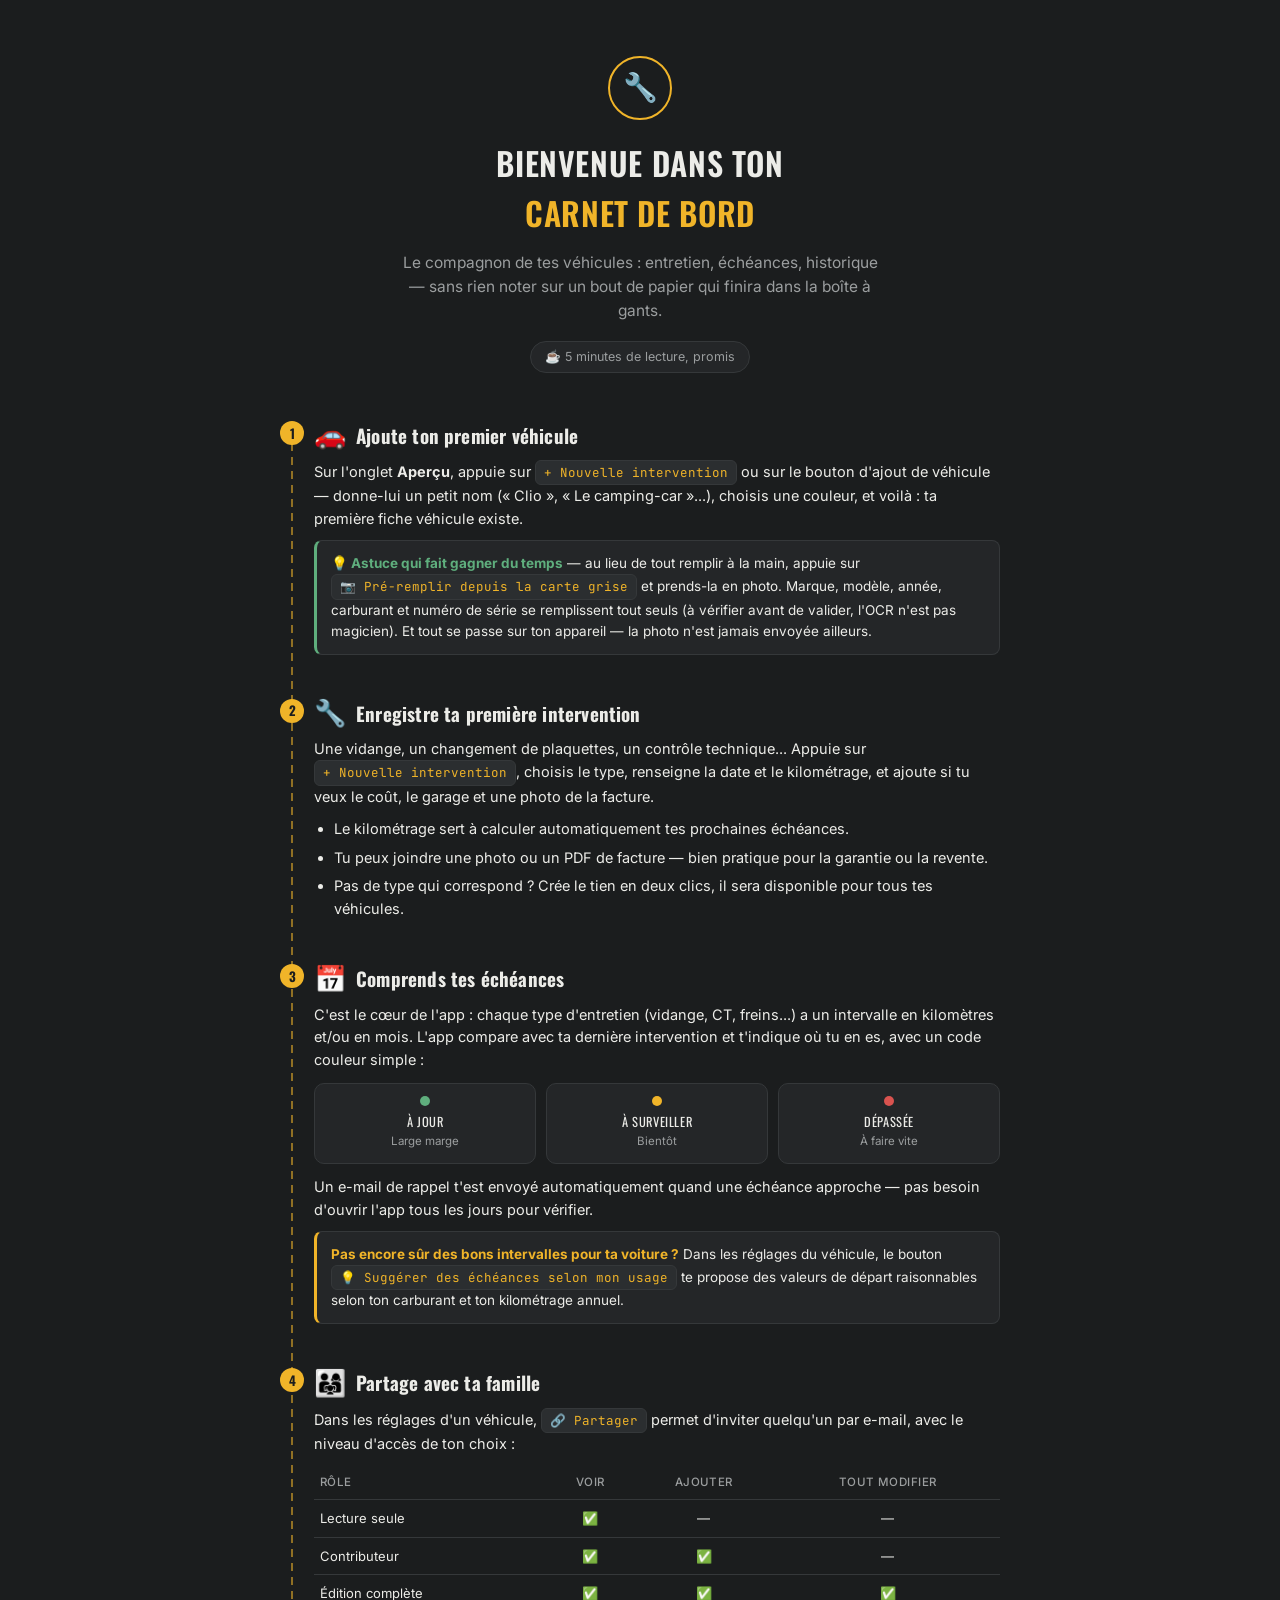
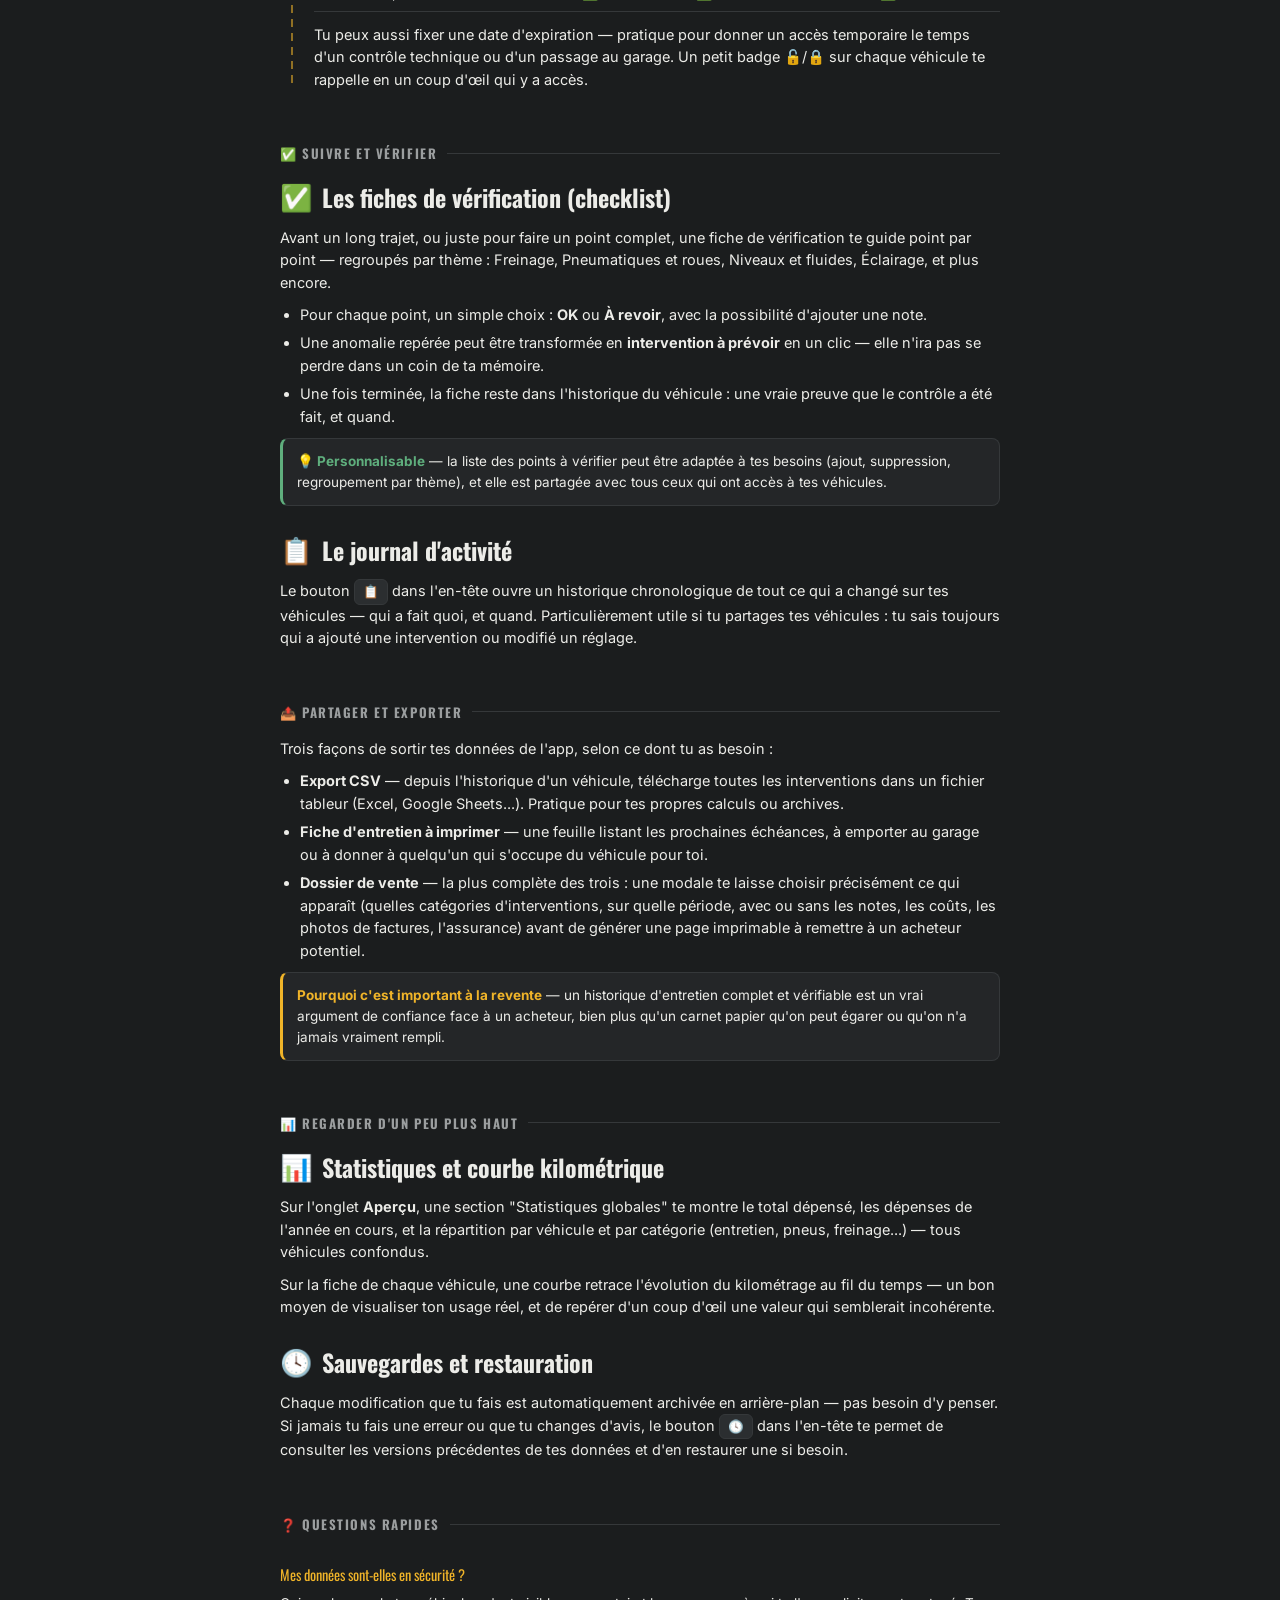
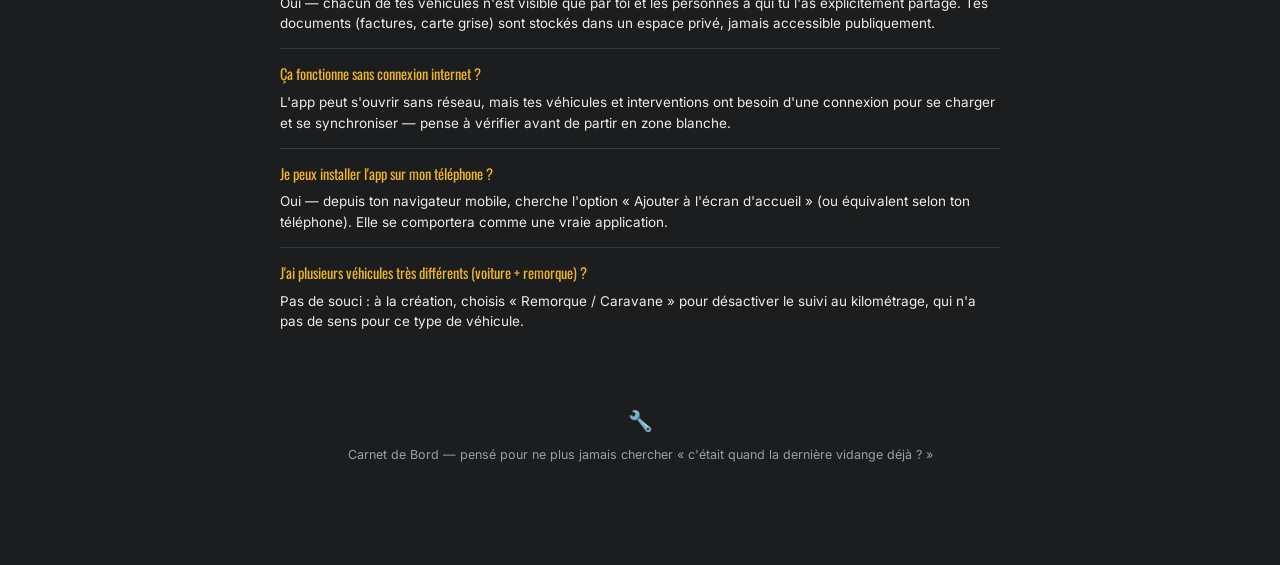
<file: guide.html>
<!DOCTYPE html>
<html lang="fr">
<head>
<meta charset="UTF-8">
<meta name="viewport" content="width=device-width, initial-scale=1.0">
<title>Carnet de Bord — Guide de démarrage</title>
<link rel="preconnect" href="https://fonts.googleapis.com">
<link href="https://fonts.googleapis.com/css2?family=Oswald:wght@400;500;600;700&family=Inter:wght@400;500;600&family=JetBrains+Mono:wght@400;500;700&display=swap" rel="stylesheet">
<style>
:root{
  --bg:#1B1D1E; --surface:#242628; --surface-2:#2B2E30; --border:#35383A;
  --text:#ECECE8; --text-muted:#9B9E9F; --yellow:#F0B429; --red:#D9534F; --green:#5FAE7D; --orange:#E8791A;
}
@media (prefers-color-scheme: light){
  :root:not([data-theme="dark"]){
    --bg:#1B1D1E; --surface:#242628; --surface-2:#2B2E30; --border:#35383A;
    --text:#ECECE8; --text-muted:#9B9E9F;
  }
}
*{ box-sizing:border-box; }
html,body{ margin:0; padding:0; }
body{
  background:var(--bg); color:var(--text); font-family:'Inter',sans-serif;
  -webkit-font-smoothing:antialiased; line-height:1.55;
}
.wrap{ max-width:760px; margin:0 auto; padding:0 20px 100px; }
h1,h2,h3{ font-family:'Oswald',sans-serif; margin:0; }
a{ color:var(--yellow); }
code, .mono{ font-family:'JetBrains Mono',monospace; }

/* ---- Hero ---- */
.hero{
  padding:56px 0 40px; text-align:center; position:relative; overflow:hidden;
}
.hero-mark{
  width:64px; height:64px; margin:0 auto 18px; display:flex; align-items:center;
  justify-content:center; border:2.5px solid var(--yellow); border-radius:50%;
  font-size:28px;
}
.hero h1{
  font-size:32px; font-weight:600; letter-spacing:0.02em; text-transform:uppercase;
  color:var(--text);
}
.hero .accent{ color:var(--yellow); }
.hero p.tagline{
  color:var(--text-muted); font-size:15.5px; max-width:480px; margin:14px auto 0;
}
.hero .readtime{
  display:inline-block; margin-top:18px; padding:5px 14px; border-radius:20px;
  background:var(--surface); border:1px solid var(--border); font-size:12.5px;
  color:var(--text-muted);
}

/* ---- La route : fil conducteur visuel du guide ---- */
.road{
  position:relative; margin:8px 0 0; padding-left:34px;
}
.road::before{
  content:''; position:absolute; left:11px; top:8px; bottom:8px; width:2px;
  background-image:linear-gradient(var(--yellow) 60%, transparent 40%);
  background-size:2px 14px; background-repeat:repeat-y;
  opacity:0.55;
}
.stop{ position:relative; margin-bottom:44px; }
.stop:last-child{ margin-bottom:0; }
.stop-num{
  position:absolute; left:-34px; top:0; width:24px; height:24px; border-radius:50%;
  background:var(--yellow); color:#1B1D1E; font-family:'Oswald',sans-serif;
  font-weight:700; font-size:13px; display:flex; align-items:center; justify-content:center;
}
.stop-head{ display:flex; align-items:center; gap:10px; margin-bottom:10px; }
.stop-emoji{ font-size:26px; line-height:1; }
.stop h2{ font-size:19px; letter-spacing:0.01em; }
.stop-body{ color:var(--text); font-size:14.5px; }
.stop-body p{ margin:0 0 10px; }
.stop-body ul{ margin:0 0 10px; padding-left:20px; }
.stop-body li{ margin-bottom:6px; }

.callout{
  background:var(--surface); border:1px solid var(--border); border-left:3px solid var(--yellow);
  border-radius:8px; padding:12px 14px; font-size:13.5px; margin-top:10px;
}
.callout b{ color:var(--yellow); }
.callout.tip{ border-left-color:var(--green); }
.callout.tip b{ color:var(--green); }

.btn-tag{
  display:inline-block; background:var(--surface-2); border:1px solid var(--border);
  border-radius:6px; padding:2px 8px; font-family:'JetBrains Mono',monospace;
  font-size:12.5px; color:var(--yellow);
}

/* ---- Statuts (échéances) ---- */
.status-row{ display:flex; gap:10px; flex-wrap:wrap; margin:12px 0; }
.status-chip{
  flex:1; min-width:140px; background:var(--surface); border:1px solid var(--border);
  border-radius:10px; padding:12px; text-align:center;
}
.status-dot{ width:10px; height:10px; border-radius:50%; margin:0 auto 6px; }
.status-chip .lbl{ font-family:'Oswald',sans-serif; font-size:12.5px; text-transform:uppercase; letter-spacing:0.05em; }
.status-chip .sub{ font-size:11.5px; color:var(--text-muted); margin-top:2px; }

/* ---- Rôles de partage ---- */
.roles-table{ width:100%; border-collapse:collapse; font-size:13px; margin-top:10px; }
.roles-table th, .roles-table td{ padding:8px 6px; border-bottom:1px solid var(--border); text-align:left; }
.roles-table th{ color:var(--text-muted); font-weight:500; font-size:11.5px; text-transform:uppercase; letter-spacing:0.04em; }
.roles-table td.center, .roles-table th.center{ text-align:center; }

/* ---- FAQ ---- */
.faq-item{ border-bottom:1px solid var(--border); padding:14px 0; }
.faq-item:last-child{ border-bottom:none; }
.faq-q{ font-family:'Oswald',sans-serif; font-size:14.5px; color:var(--yellow); margin-bottom:6px; }
.faq-a{ font-size:13.5px; color:var(--text); }

/* ---- Section wrapper ---- */
section.block{ margin-top:52px; }
section.block h2.section-title{
  font-size:13px; letter-spacing:0.12em; text-transform:uppercase; color:var(--text-muted);
  margin-bottom:16px; display:flex; align-items:center; gap:10px;
}
section.block h2.section-title::after{ content:''; flex:1; height:1px; background:var(--border); }

/* ---- Footer ---- */
.footer{ text-align:center; margin-top:60px; color:var(--text-muted); font-size:12.5px; }
.footer .wrench{ font-size:20px; display:block; margin-bottom:8px; }

@media (max-width:480px){
  .hero h1{ font-size:25px; }
  .road{ padding-left:28px; }
  .stop-num{ left:-28px; width:20px; height:20px; font-size:11px; }
}
</style>
</head>
<body>
<div class="wrap">

  <div class="hero">
    <div class="hero-mark">🔧</div>
    <h1>Bienvenue dans ton<br><span class="accent">Carnet de Bord</span></h1>
    <p class="tagline">Le compagnon de tes véhicules : entretien, échéances, historique — sans rien noter sur un bout de papier qui finira dans la boîte à gants.</p>
    <span class="readtime">☕️ 5 minutes de lecture, promis</span>
  </div>

  <div class="road">

    <div class="stop">
      <div class="stop-num">1</div>
      <div class="stop-head"><span class="stop-emoji">🚗</span><h2>Ajoute ton premier véhicule</h2></div>
      <div class="stop-body">
        <p>Sur l'onglet <b>Aperçu</b>, appuie sur <span class="btn-tag">+ Nouvelle intervention</span> ou sur le bouton d'ajout de véhicule — donne-lui un petit nom (« Clio », « Le camping-car »...), choisis une couleur, et voilà : ta première fiche véhicule existe.</p>
        <div class="callout tip">
          <b>💡 Astuce qui fait gagner du temps</b> — au lieu de tout remplir à la main, appuie sur <span class="btn-tag">📷 Pré-remplir depuis la carte grise</span> et prends-la en photo. Marque, modèle, année, carburant et numéro de série se remplissent tout seuls (à vérifier avant de valider, l'OCR n'est pas magicien). Et tout se passe sur ton appareil — la photo n'est jamais envoyée ailleurs.
        </div>
      </div>
    </div>

    <div class="stop">
      <div class="stop-num">2</div>
      <div class="stop-head"><span class="stop-emoji">🔧</span><h2>Enregistre ta première intervention</h2></div>
      <div class="stop-body">
        <p>Une vidange, un changement de plaquettes, un contrôle technique... Appuie sur <span class="btn-tag">+ Nouvelle intervention</span>, choisis le type, renseigne la date et le kilométrage, et ajoute si tu veux le coût, le garage et une photo de la facture.</p>
        <ul>
          <li>Le kilométrage sert à calculer automatiquement tes prochaines échéances.</li>
          <li>Tu peux joindre une photo ou un PDF de facture — bien pratique pour la garantie ou la revente.</li>
          <li>Pas de type qui correspond ? Crée le tien en deux clics, il sera disponible pour tous tes véhicules.</li>
        </ul>
      </div>
    </div>

    <div class="stop">
      <div class="stop-num">3</div>
      <div class="stop-head"><span class="stop-emoji">📅</span><h2>Comprends tes échéances</h2></div>
      <div class="stop-body">
        <p>C'est le cœur de l'app : chaque type d'entretien (vidange, CT, freins...) a un intervalle en kilomètres et/ou en mois. L'app compare avec ta dernière intervention et t'indique où tu en es, avec un code couleur simple :</p>
        <div class="status-row">
          <div class="status-chip"><div class="status-dot" style="background:var(--green);"></div><div class="lbl">À jour</div><div class="sub">Large marge</div></div>
          <div class="status-chip"><div class="status-dot" style="background:var(--yellow);"></div><div class="lbl">À surveiller</div><div class="sub">Bientôt</div></div>
          <div class="status-chip"><div class="status-dot" style="background:var(--red);"></div><div class="lbl">Dépassée</div><div class="sub">À faire vite</div></div>
        </div>
        <p>Un e-mail de rappel t'est envoyé automatiquement quand une échéance approche — pas besoin d'ouvrir l'app tous les jours pour vérifier.</p>
        <div class="callout">
          <b>Pas encore sûr des bons intervalles pour ta voiture ?</b> Dans les réglages du véhicule, le bouton <span class="btn-tag">💡 Suggérer des échéances selon mon usage</span> te propose des valeurs de départ raisonnables selon ton carburant et ton kilométrage annuel.
        </div>
      </div>
    </div>

    <div class="stop">
      <div class="stop-num">4</div>
      <div class="stop-head"><span class="stop-emoji">👨‍👩‍👧</span><h2>Partage avec ta famille</h2></div>
      <div class="stop-body">
        <p>Dans les réglages d'un véhicule, <span class="btn-tag">🔗 Partager</span> permet d'inviter quelqu'un par e-mail, avec le niveau d'accès de ton choix :</p>
        <table class="roles-table">
          <tr><th>Rôle</th><th class="center">Voir</th><th class="center">Ajouter</th><th class="center">Tout modifier</th></tr>
          <tr><td>Lecture seule</td><td class="center">✅</td><td class="center">—</td><td class="center">—</td></tr>
          <tr><td>Contributeur</td><td class="center">✅</td><td class="center">✅</td><td class="center">—</td></tr>
          <tr><td>Édition complète</td><td class="center">✅</td><td class="center">✅</td><td class="center">✅</td></tr>
        </table>
        <p style="margin-top:12px;">Tu peux aussi fixer une date d'expiration — pratique pour donner un accès temporaire le temps d'un contrôle technique ou d'un passage au garage. Un petit badge 🔓/🔒 sur chaque véhicule te rappelle en un coup d'œil qui y a accès.</p>
      </div>
    </div>

  </div>

  <section class="block">
    <h2 class="section-title">✅ Suivre et vérifier</h2>

    <div class="stop-head"><span class="stop-emoji">✅</span><h2>Les fiches de vérification (checklist)</h2></div>
    <div class="stop-body">
      <p>Avant un long trajet, ou juste pour faire un point complet, une fiche de vérification te guide point par point — regroupés par thème : Freinage, Pneumatiques et roues, Niveaux et fluides, Éclairage, et plus encore.</p>
      <ul>
        <li>Pour chaque point, un simple choix : <b>OK</b> ou <b>À revoir</b>, avec la possibilité d'ajouter une note.</li>
        <li>Une anomalie repérée peut être transformée en <b>intervention à prévoir</b> en un clic — elle n'ira pas se perdre dans un coin de ta mémoire.</li>
        <li>Une fois terminée, la fiche reste dans l'historique du véhicule : une vraie preuve que le contrôle a été fait, et quand.</li>
      </ul>
      <div class="callout tip"><b>💡 Personnalisable</b> — la liste des points à vérifier peut être adaptée à tes besoins (ajout, suppression, regroupement par thème), et elle est partagée avec tous ceux qui ont accès à tes véhicules.</div>
    </div>

    <div class="stop-head" style="margin-top:26px;"><span class="stop-emoji">📋</span><h2>Le journal d'activité</h2></div>
    <div class="stop-body">
      <p>Le bouton <span class="btn-tag">📋</span> dans l'en-tête ouvre un historique chronologique de tout ce qui a changé sur tes véhicules — qui a fait quoi, et quand. Particulièrement utile si tu partages tes véhicules : tu sais toujours qui a ajouté une intervention ou modifié un réglage.</p>
    </div>
  </section>

  <section class="block">
    <h2 class="section-title">📤 Partager et exporter</h2>

    <div class="stop-body">
      <p>Trois façons de sortir tes données de l'app, selon ce dont tu as besoin :</p>
      <ul>
        <li><b>Export CSV</b> — depuis l'historique d'un véhicule, télécharge toutes les interventions dans un fichier tableur (Excel, Google Sheets...). Pratique pour tes propres calculs ou archives.</li>
        <li><b>Fiche d'entretien à imprimer</b> — une feuille listant les prochaines échéances, à emporter au garage ou à donner à quelqu'un qui s'occupe du véhicule pour toi.</li>
        <li><b>Dossier de vente</b> — la plus complète des trois : une modale te laisse choisir précisément ce qui apparaît (quelles catégories d'interventions, sur quelle période, avec ou sans les notes, les coûts, les photos de factures, l'assurance) avant de générer une page imprimable à remettre à un acheteur potentiel.</li>
      </ul>
      <div class="callout"><b>Pourquoi c'est important à la revente</b> — un historique d'entretien complet et vérifiable est un vrai argument de confiance face à un acheteur, bien plus qu'un carnet papier qu'on peut égarer ou qu'on n'a jamais vraiment rempli.</div>
    </div>
  </section>

  <section class="block">
    <h2 class="section-title">📊 Regarder d'un peu plus haut</h2>

    <div class="stop-head"><span class="stop-emoji">📊</span><h2>Statistiques et courbe kilométrique</h2></div>
    <div class="stop-body">
      <p>Sur l'onglet <b>Aperçu</b>, une section "Statistiques globales" te montre le total dépensé, les dépenses de l'année en cours, et la répartition par véhicule et par catégorie (entretien, pneus, freinage...) — tous véhicules confondus.</p>
      <p>Sur la fiche de chaque véhicule, une courbe retrace l'évolution du kilométrage au fil du temps — un bon moyen de visualiser ton usage réel, et de repérer d'un coup d'œil une valeur qui semblerait incohérente.</p>
    </div>

    <div class="stop-head" style="margin-top:26px;"><span class="stop-emoji">🕓</span><h2>Sauvegardes et restauration</h2></div>
    <div class="stop-body">
      <p>Chaque modification que tu fais est automatiquement archivée en arrière-plan — pas besoin d'y penser. Si jamais tu fais une erreur ou que tu changes d'avis, le bouton <span class="btn-tag">🕓</span> dans l'en-tête te permet de consulter les versions précédentes de tes données et d'en restaurer une si besoin.</p>
    </div>
  </section>

  <section class="block">
    <h2 class="section-title">❓ Questions rapides</h2>

    <div class="faq-item">
      <div class="faq-q">Mes données sont-elles en sécurité ?</div>
      <div class="faq-a">Oui — chacun de tes véhicules n'est visible que par toi et les personnes à qui tu l'as explicitement partagé. Tes documents (factures, carte grise) sont stockés dans un espace privé, jamais accessible publiquement.</div>
    </div>
    <div class="faq-item">
      <div class="faq-q">Ça fonctionne sans connexion internet ?</div>
      <div class="faq-a">L'app peut s'ouvrir sans réseau, mais tes véhicules et interventions ont besoin d'une connexion pour se charger et se synchroniser — pense à vérifier avant de partir en zone blanche.</div>
    </div>
    <div class="faq-item">
      <div class="faq-q">Je peux installer l'app sur mon téléphone ?</div>
      <div class="faq-a">Oui — depuis ton navigateur mobile, cherche l'option « Ajouter à l'écran d'accueil » (ou équivalent selon ton téléphone). Elle se comportera comme une vraie application.</div>
    </div>
    <div class="faq-item">
      <div class="faq-q">J'ai plusieurs véhicules très différents (voiture + remorque) ?</div>
      <div class="faq-a">Pas de souci : à la création, choisis « Remorque / Caravane » pour désactiver le suivi au kilométrage, qui n'a pas de sens pour ce type de véhicule.</div>
    </div>
  </section>

  <div class="footer">
    <span class="wrench">🔧</span>
    Carnet de Bord — pensé pour ne plus jamais chercher « c'était quand la dernière vidange déjà ? »
  </div>

</div>
</body>
</html>
</file>
